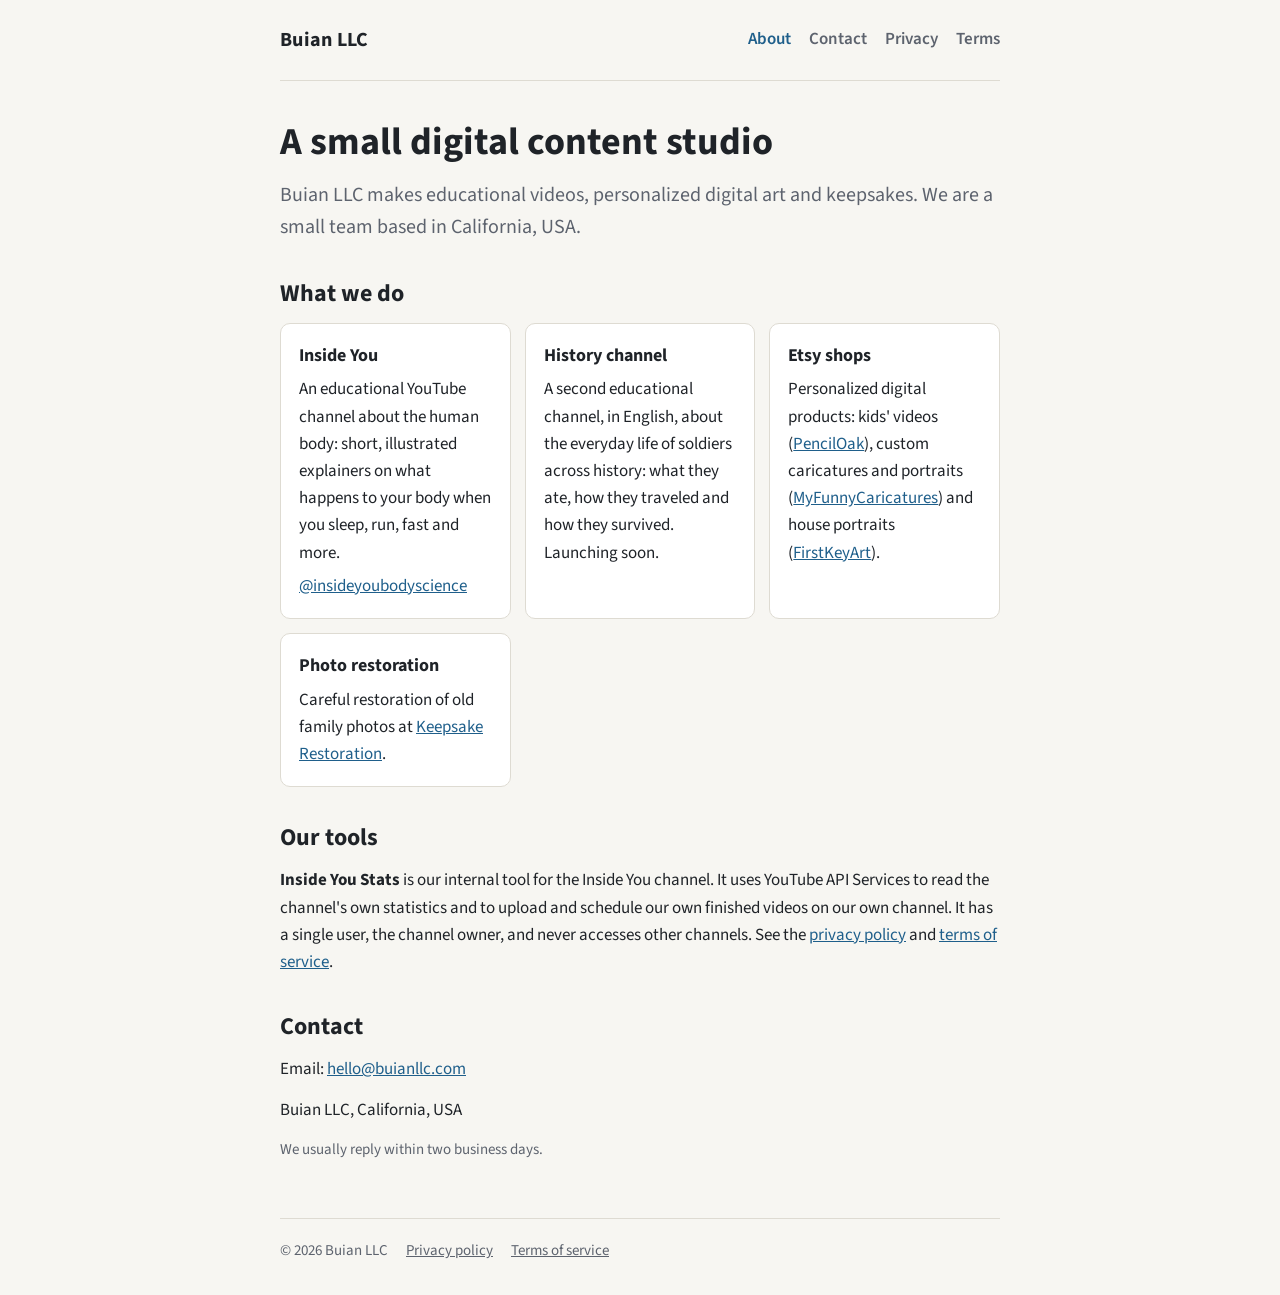
<file: index.html>
<!doctype html>
<html lang="en">
<head>
<meta charset="utf-8">
<meta name="viewport" content="width=device-width, initial-scale=1">
<title>Buian LLC</title>
<meta name="description" content="Buian LLC is a small digital content studio in California: educational YouTube channels, personalized digital art and video on Etsy, and photo restoration.">
<link rel="stylesheet" href="https://fonts.googleapis.com/css2?family=Source+Sans+3:wght@400;600;700&display=swap">
<link rel="stylesheet" href="style.css">
</head>
<body>
<div class="wrap">
  <header class="top">
    <a class="brand" href="./">Buian LLC</a>
    <nav>
      <a href="./" aria-current="page">About</a>
      <a href="#contact">Contact</a>
      <a href="privacy.html">Privacy</a>
      <a href="terms.html">Terms</a>
    </nav>
  </header>

  <main>
    <section>
      <h1>A small digital content studio</h1>
      <p class="lead">Buian LLC makes educational videos, personalized digital art and keepsakes. We are a small team based in California, USA.</p>
    </section>

    <section>
      <h2>What we do</h2>
      <div class="cards">
        <div class="card">
          <h3>Inside You</h3>
          <p>An educational YouTube channel about the human body: short, illustrated explainers on what happens to your body when you sleep, run, fast and more.</p>
          <p><a href="https://www.youtube.com/@insideyoubodyscience">@insideyoubodyscience</a></p>
        </div>
        <div class="card">
          <h3>History channel</h3>
          <p>A second educational channel, in English, about the everyday life of soldiers across history: what they ate, how they traveled and how they survived. Launching soon.</p>
        </div>
        <div class="card">
          <h3>Etsy shops</h3>
          <p>Personalized digital products: kids' videos (<a href="https://www.etsy.com/shop/PencilOak">PencilOak</a>), custom caricatures and portraits (<a href="https://www.etsy.com/shop/MyFunnyCaricatures">MyFunnyCaricatures</a>) and house portraits (<a href="https://www.etsy.com/shop/FirstKeyArt">FirstKeyArt</a>).</p>
        </div>
        <div class="card">
          <h3>Photo restoration</h3>
          <p>Careful restoration of old family photos at <a href="https://keepsakerestoration.com">Keepsake Restoration</a>.</p>
        </div>
      </div>
    </section>

    <section>
      <h2>Our tools</h2>
      <p><strong>Inside You Stats</strong> is our internal tool for the Inside You channel. It uses YouTube API Services to read the channel's own statistics and to upload and schedule our own finished videos on our own channel. It has a single user, the channel owner, and never accesses other channels. See the <a href="privacy.html">privacy policy</a> and <a href="terms.html">terms of service</a>.</p>
    </section>

    <section id="contact">
      <h2>Contact</h2>
      <p>Email: <a href="mailto:hello@buianllc.com">hello@buianllc.com</a></p>
      <p>Buian LLC, California, USA</p>
      <p class="small">We usually reply within two business days.</p>
    </section>
  </main>

  <footer>
    <span>&copy; 2026 Buian LLC</span>
    <a href="privacy.html">Privacy policy</a>
    <a href="terms.html">Terms of service</a>
  </footer>
</div>
</body>
</html>
</file>
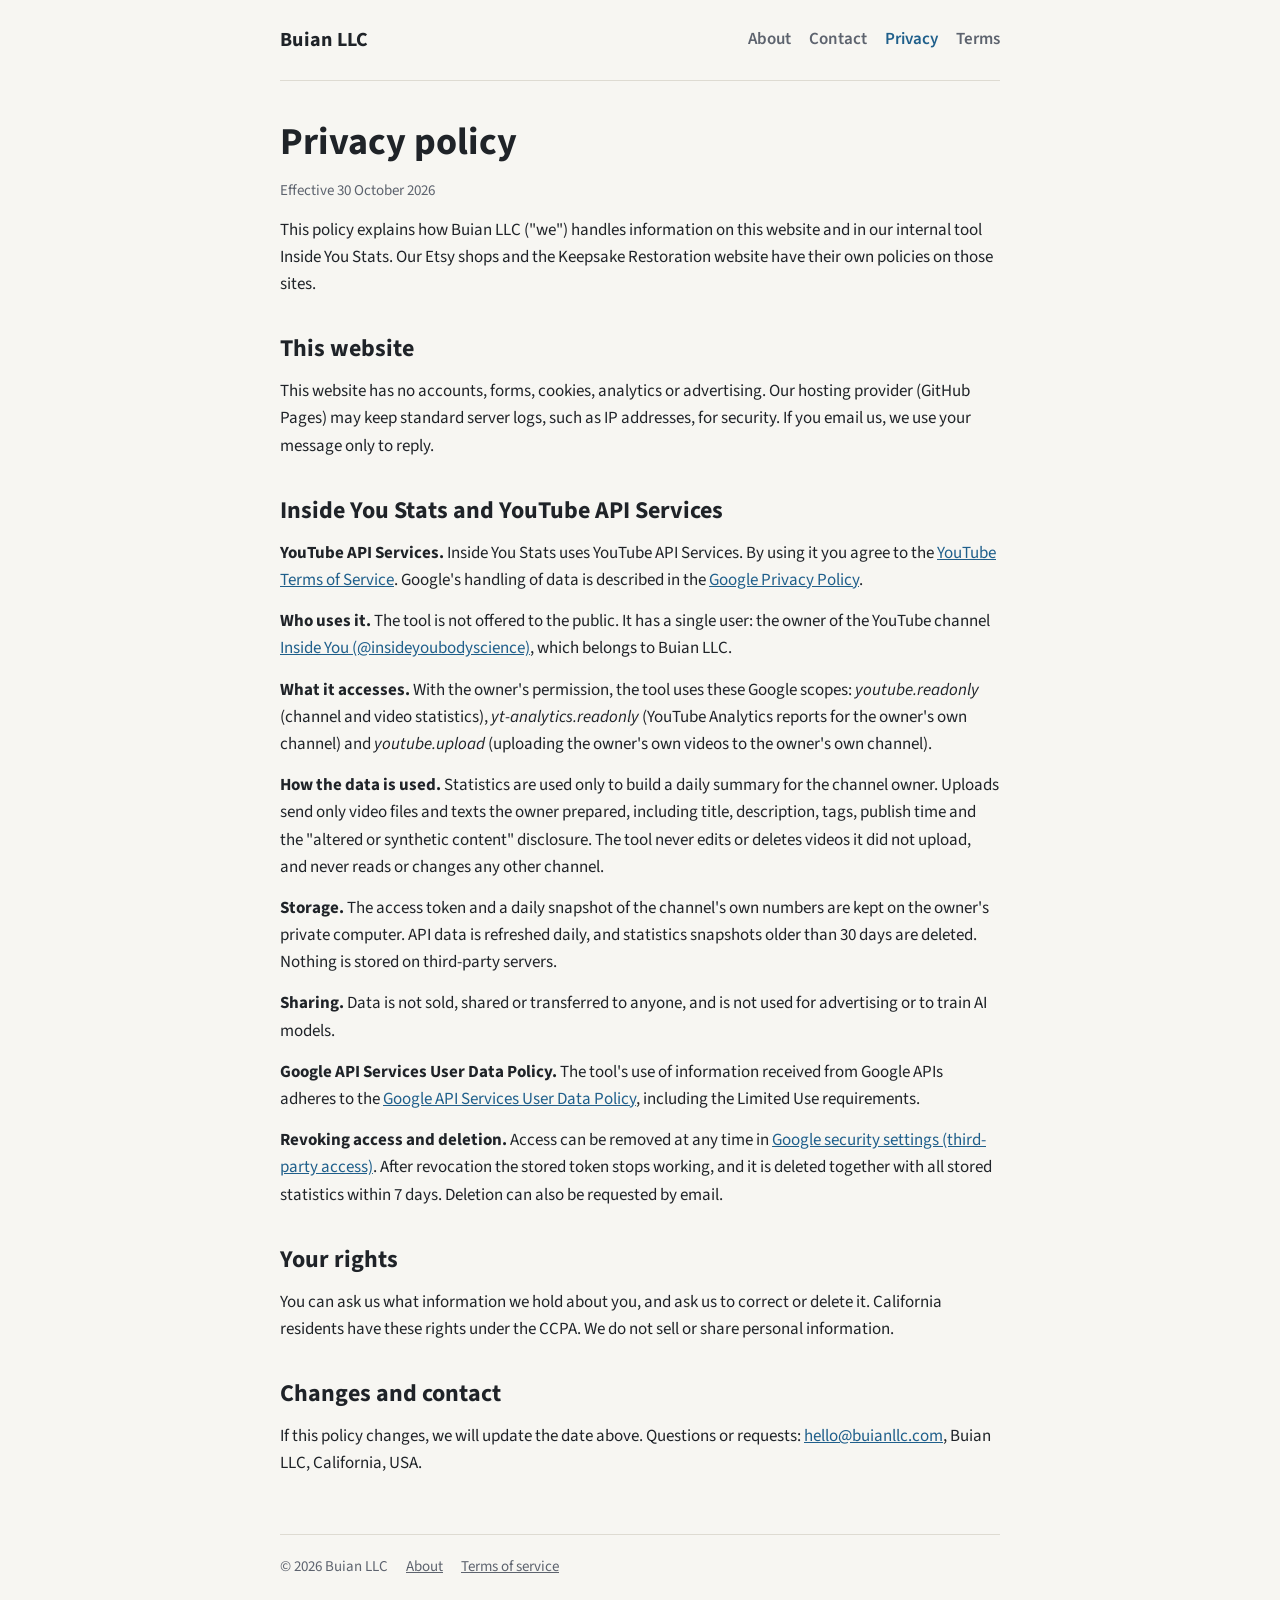
<file: privacy.html>
<!doctype html>
<html lang="en">
<head>
<meta charset="utf-8">
<meta name="viewport" content="width=device-width, initial-scale=1">
<title>Privacy Policy | Buian LLC</title>
<meta name="description" content="Privacy policy of Buian LLC and its Inside You Stats tool, which uses YouTube API Services.">
<link rel="stylesheet" href="https://fonts.googleapis.com/css2?family=Source+Sans+3:wght@400;600;700&display=swap">
<link rel="stylesheet" href="style.css">
</head>
<body>
<div class="wrap">
  <header class="top">
    <a class="brand" href="./">Buian LLC</a>
    <nav>
      <a href="./">About</a>
      <a href="./#contact">Contact</a>
      <a href="privacy.html" aria-current="page">Privacy</a>
      <a href="terms.html">Terms</a>
    </nav>
  </header>

  <main>
    <section>
      <h1>Privacy policy</h1>
      <p class="small">Effective 30 October 2026</p>
      <p>This policy explains how Buian LLC ("we") handles information on this website and in our internal tool Inside You Stats. Our Etsy shops and the Keepsake Restoration website have their own policies on those sites.</p>
    </section>

    <section>
      <h2>This website</h2>
      <p>This website has no accounts, forms, cookies, analytics or advertising. Our hosting provider (GitHub Pages) may keep standard server logs, such as IP addresses, for security. If you email us, we use your message only to reply.</p>
    </section>

    <section id="inside-you-stats">
      <h2>Inside You Stats and YouTube API Services</h2>
      <p><strong>YouTube API Services.</strong> Inside You Stats uses YouTube API Services. By using it you agree to the <a href="https://www.youtube.com/t/terms">YouTube Terms of Service</a>. Google's handling of data is described in the <a href="https://policies.google.com/privacy">Google Privacy Policy</a>.</p>
      <p><strong>Who uses it.</strong> The tool is not offered to the public. It has a single user: the owner of the YouTube channel <a href="https://www.youtube.com/@insideyoubodyscience">Inside You (@insideyoubodyscience)</a>, which belongs to Buian LLC.</p>
      <p><strong>What it accesses.</strong> With the owner's permission, the tool uses these Google scopes: <em>youtube.readonly</em> (channel and video statistics), <em>yt-analytics.readonly</em> (YouTube Analytics reports for the owner's own channel) and <em>youtube.upload</em> (uploading the owner's own videos to the owner's own channel).</p>
      <p><strong>How the data is used.</strong> Statistics are used only to build a daily summary for the channel owner. Uploads send only video files and texts the owner prepared, including title, description, tags, publish time and the "altered or synthetic content" disclosure. The tool never edits or deletes videos it did not upload, and never reads or changes any other channel.</p>
      <p><strong>Storage.</strong> The access token and a daily snapshot of the channel's own numbers are kept on the owner's private computer. API data is refreshed daily, and statistics snapshots older than 30 days are deleted. Nothing is stored on third-party servers.</p>
      <p><strong>Sharing.</strong> Data is not sold, shared or transferred to anyone, and is not used for advertising or to train AI models.</p>
      <p><strong>Google API Services User Data Policy.</strong> The tool's use of information received from Google APIs adheres to the <a href="https://developers.google.com/terms/api-services-user-data-policy">Google API Services User Data Policy</a>, including the Limited Use requirements.</p>
      <p><strong>Revoking access and deletion.</strong> Access can be removed at any time in <a href="https://security.google.com/settings/security/permissions">Google security settings (third-party access)</a>. After revocation the stored token stops working, and it is deleted together with all stored statistics within 7 days. Deletion can also be requested by email.</p>
    </section>

    <section>
      <h2>Your rights</h2>
      <p>You can ask us what information we hold about you, and ask us to correct or delete it. California residents have these rights under the CCPA. We do not sell or share personal information.</p>
    </section>

    <section>
      <h2>Changes and contact</h2>
      <p>If this policy changes, we will update the date above. Questions or requests: <a href="mailto:hello@buianllc.com">hello@buianllc.com</a>, Buian LLC, California, USA.</p>
    </section>
  </main>

  <footer>
    <span>&copy; 2026 Buian LLC</span>
    <a href="./">About</a>
    <a href="terms.html">Terms of service</a>
  </footer>
</div>
</body>
</html>
</file>
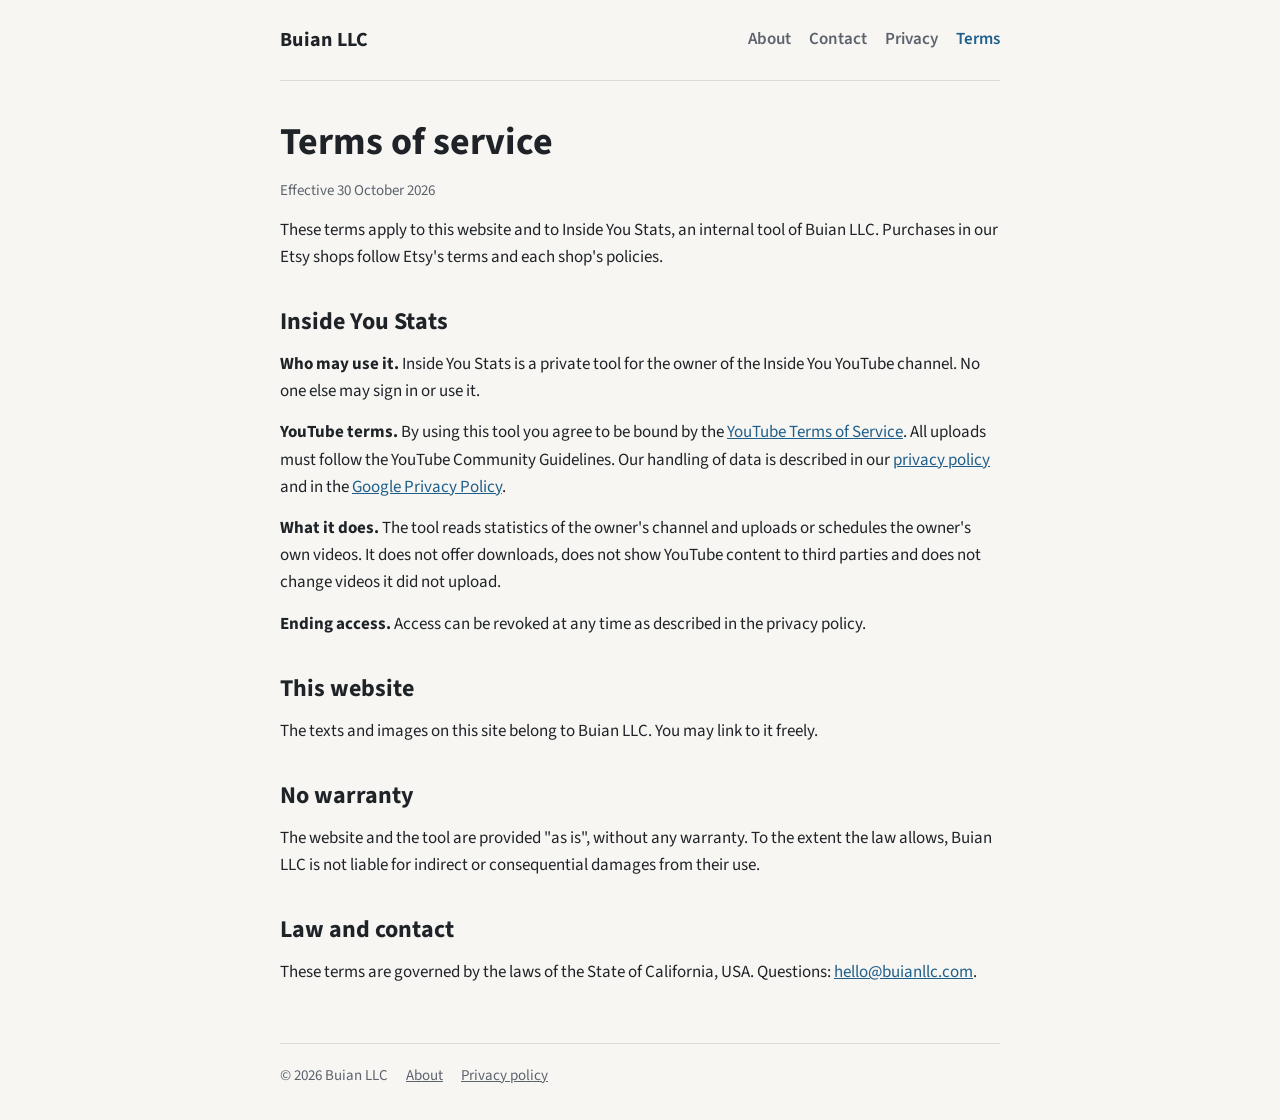
<file: terms.html>
<!doctype html>
<html lang="en">
<head>
<meta charset="utf-8">
<meta name="viewport" content="width=device-width, initial-scale=1">
<title>Terms of Service | Buian LLC</title>
<meta name="description" content="Terms of service of Buian LLC and its Inside You Stats tool, which uses YouTube API Services.">
<link rel="stylesheet" href="https://fonts.googleapis.com/css2?family=Source+Sans+3:wght@400;600;700&display=swap">
<link rel="stylesheet" href="style.css">
</head>
<body>
<div class="wrap">
  <header class="top">
    <a class="brand" href="./">Buian LLC</a>
    <nav>
      <a href="./">About</a>
      <a href="./#contact">Contact</a>
      <a href="privacy.html">Privacy</a>
      <a href="terms.html" aria-current="page">Terms</a>
    </nav>
  </header>

  <main>
    <section>
      <h1>Terms of service</h1>
      <p class="small">Effective 30 October 2026</p>
      <p>These terms apply to this website and to Inside You Stats, an internal tool of Buian LLC. Purchases in our Etsy shops follow Etsy's terms and each shop's policies.</p>
    </section>

    <section id="inside-you-stats">
      <h2>Inside You Stats</h2>
      <p><strong>Who may use it.</strong> Inside You Stats is a private tool for the owner of the Inside You YouTube channel. No one else may sign in or use it.</p>
      <p><strong>YouTube terms.</strong> By using this tool you agree to be bound by the <a href="https://www.youtube.com/t/terms">YouTube Terms of Service</a>. All uploads must follow the YouTube Community Guidelines. Our handling of data is described in our <a href="privacy.html">privacy policy</a> and in the <a href="https://policies.google.com/privacy">Google Privacy Policy</a>.</p>
      <p><strong>What it does.</strong> The tool reads statistics of the owner's channel and uploads or schedules the owner's own videos. It does not offer downloads, does not show YouTube content to third parties and does not change videos it did not upload.</p>
      <p><strong>Ending access.</strong> Access can be revoked at any time as described in the privacy policy.</p>
    </section>

    <section>
      <h2>This website</h2>
      <p>The texts and images on this site belong to Buian LLC. You may link to it freely.</p>
    </section>

    <section>
      <h2>No warranty</h2>
      <p>The website and the tool are provided "as is", without any warranty. To the extent the law allows, Buian LLC is not liable for indirect or consequential damages from their use.</p>
    </section>

    <section>
      <h2>Law and contact</h2>
      <p>These terms are governed by the laws of the State of California, USA. Questions: <a href="mailto:hello@buianllc.com">hello@buianllc.com</a>.</p>
    </section>
  </main>

  <footer>
    <span>&copy; 2026 Buian LLC</span>
    <a href="./">About</a>
    <a href="privacy.html">Privacy policy</a>
  </footer>
</div>
</body>
</html>
</file>
<file: style.css>
/* Buian LLC: one narrow column, same look on every page. */
:root {
  --bg: #f7f6f2; --fg: #1f2328; --muted: #5d636e; --line: #dedbd2; --accent: #1f5f8b; --card: #ffffff;
  color-scheme: light;
}
@media (prefers-color-scheme: dark) {
  :root {
    --bg: #14171c; --fg: #e7e9ee; --muted: #a3aab6; --line: #2c313b; --accent: #7cb7e3; --card: #1b1f26;
    color-scheme: dark;
  }
}
* { box-sizing: border-box; }
body {
  margin: 0; background: var(--bg); color: var(--fg);
  font: 17px/1.6 "Source Sans 3", "Segoe UI", Arial, sans-serif;
  padding: 0 16px;
}
.wrap { max-width: 720px; margin: 0 auto; }
header.top { display: flex; flex-wrap: wrap; align-items: center; justify-content: space-between; gap: 8px 24px; padding: 24px 0; border-bottom: 1px solid var(--line); }
.brand { font-weight: 700; font-size: 20px; color: var(--fg); text-decoration: none; letter-spacing: .3px; }
nav { display: flex; flex-wrap: wrap; gap: 6px 18px; }
nav a { color: var(--muted); text-decoration: none; font-weight: 600; }
nav a:hover, nav a[aria-current] { color: var(--accent); }
main { padding: 40px 0 56px; display: grid; gap: 36px; }
h1 { font-size: 38px; line-height: 1.15; margin: 0; text-wrap: balance; }
h2 { font-size: 24px; line-height: 1.25; margin: 0; }
h3 { font-size: 18px; margin: 0; }
p, ul { margin: 0; }
ul { padding-left: 22px; display: grid; gap: 6px; }
section { display: grid; gap: 14px; }
.lead { font-size: 20px; color: var(--muted); }
.small { color: var(--muted); font-size: 15px; }
.cards { display: grid; gap: 14px; grid-template-columns: repeat(auto-fit, minmax(210px, 1fr)); }
.card { background: var(--card); border: 1px solid var(--line); border-radius: 10px; padding: 18px; display: grid; gap: 6px; align-content: start; }
a { color: var(--accent); }
footer { border-top: 1px solid var(--line); padding: 20px 0 32px; color: var(--muted); font-size: 15px; display: flex; flex-wrap: wrap; gap: 6px 18px; }
footer a { color: var(--muted); }
</file>
